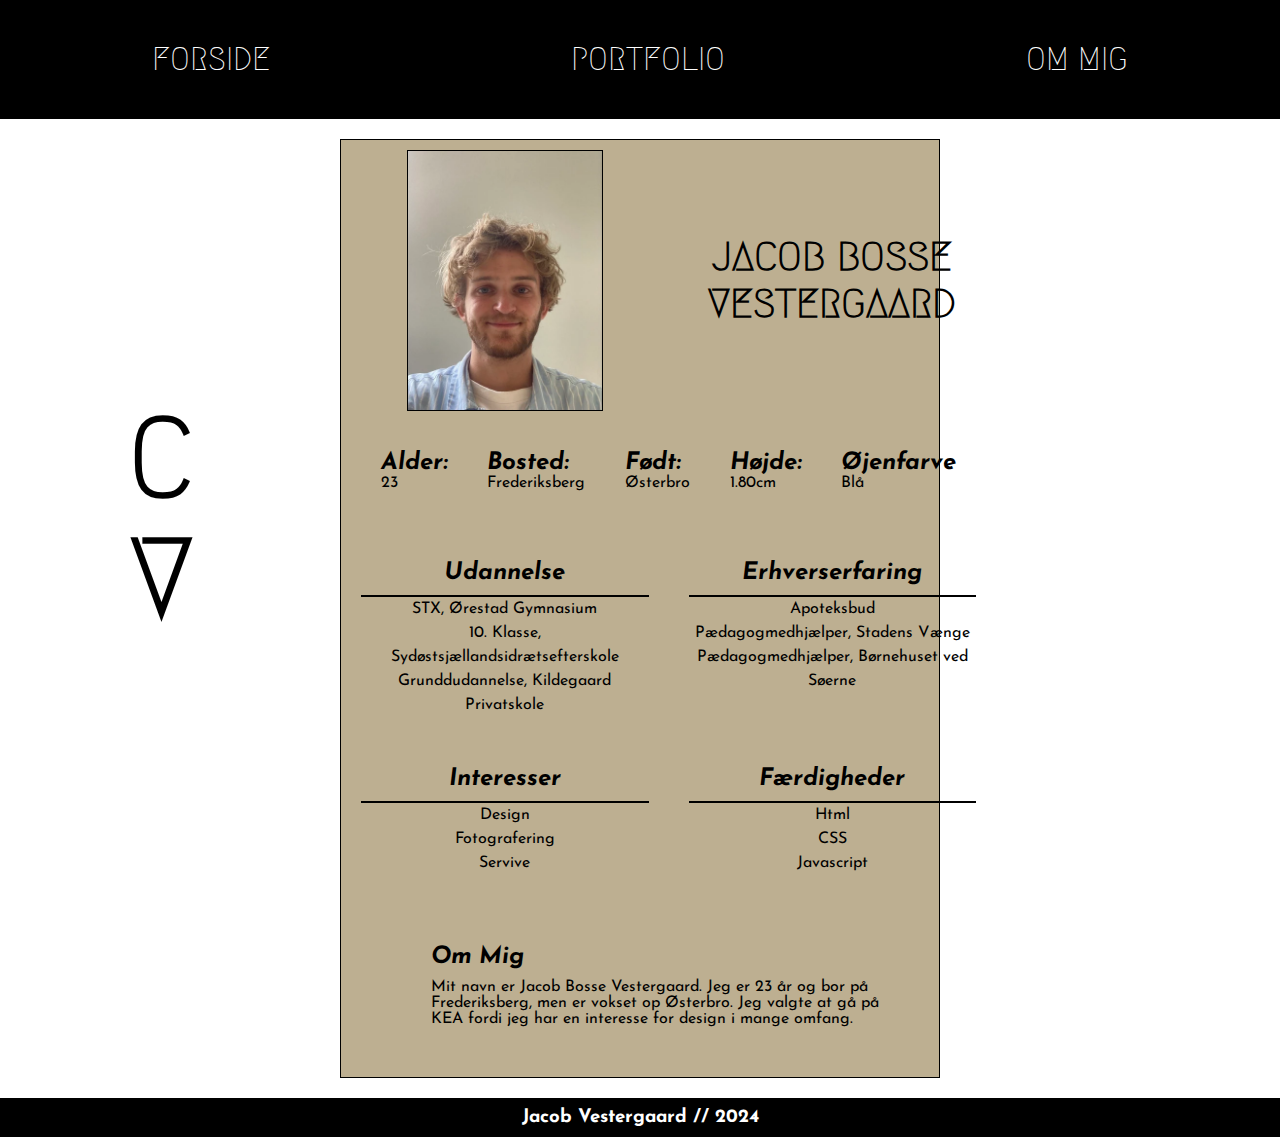
<file: om_mig.html>
<!DOCTYPE html>
<html lang="da">

<head>
    <meta charset="UTF-8">
    <meta name="viewport" content="width=device-width, initial-scale=1.0">

    <title>Om Mig</title>
    <meta name="robots" content="noindex">
    <link rel="stylesheet" href="css/generel.css">
    <link rel="stylesheet" href="css/style.css">
    <link rel="preconnect" href="https://fonts.googleapis.com">
    <link rel="preconnect" href="https://fonts.gstatic.com" crossorigin>
    <link href="https://fonts.googleapis.com/css2?family=Cinzel&display=swap" rel="stylesheet">
    <link rel="preconnect" href="https://fonts.googleapis.com">
    <!-- Megrim-->
    <link rel="preconnect" href="https://fonts.gstatic.com" crossorigin>
    <link href="https://fonts.googleapis.com/css2?family=Megrim&display=swap" rel="stylesheet">
    <!-- Josefin sans fons -->
    <link rel="preconnect" href="https://fonts.googleapis.com">
    <link rel="preconnect" href="https://fonts.gstatic.com" crossorigin>
    <link href="https://fonts.googleapis.com/css2?family=Josefin+Sans:wght@100&display=swap" rel="stylesheet">

    <link rel="apple-touch-icon" sizes="180x180" href="favicon_io(3)/apple-touch-icon.png">
    <link rel="icon" type="image/png" sizes="32x32" href="favicon_io(3)/favicon-32x32.png">
    <link rel="icon" type="image/png" sizes="16x16" href="favicon_io(3)/favicon-16x16.png">
    <link rel="manifest" href="/site.webmanifest">

</head>

<body>

    <header>
        <nav>
            <nav>
                <ul>
                    <li><a href="index.html">forside</a></li>
                    <li class="dropdown">
                        <a href="portfolio.html">Portfolio</a>
                        <ul class="dropdown_indhold">
                            <li><a href="tema_2.html">Grundlæggende Web</a></li>
                            <li><a href="tema_3.html">Grundlæggende UX/UI</a></li>
                            <li><a href="tema_4.html">Animation</a></li>
                            <li><a href="tema_5.html">Grundlæggende Indhold</a></li>
                        </ul>
                    </li>
                    <li><a href="om_mig.html">om mig</a></li>
                </ul>
            </nav>
        </nav>
    </header>
    <main>
        <div class="grid_cv">
            <div class="vertical_text">
                <h1>
                    CV
                </h1>
            </div>
            <div class="cv_container">
                <div class="billede_navn">
                    <img class="img_cv" src="img/cv_billede.webp" alt="">
                    <h2>Jacob Bosse Vestergaard</h2>
                </div>
                <div class="fakta_flex">
                    <div class="om_mig_tekst">
                        <h5>Alder:</h5>
                        <p>23</p>
                    </div>
                    <div class="om_mig_tekst">
                        <h5>Bosted:</h5>
                        <p>Frederiksberg</p>
                    </div>
                    <div class="om_mig_tekst">
                        <h5>Født:</h5>
                        <p>Østerbro</p>
                    </div>
                    <div class="om_mig_tekst">
                        <h5>Højde:</h5>
                        <p>1.80cm</p>
                    </div>
                    <div class="om_mig_tekst">
                        <h5>Øjenfarve</h5>
                        <p>Blå</p>
                    </div>
                </div>
                <div class="cv_broedtekst">
                    <div class="om_mig_tekst">
                        <h5>Udannelse</h5>
                        <p>STX, Ørestad Gymnasium</p>
                        <p>10. Klasse, Sydøstsjællandsidrætsefterskole</p>
                        <p>Grunddudannelse, Kildegaard Privatskole</p>
                    </div>
                    <div class="om_mig_tekst">
                        <h5>Erhverserfaring</h5>
                        <p>Apoteksbud</p>
                        <p>Pædagogmedhjælper, Stadens Vænge</p>
                        <p>Pædagogmedhjælper, Børnehuset ved Søerne</p>

                    </div>
                    <div class="om_mig_tekst">
                        <h5>Interesser</h5>
                        <p>Design</p>
                        <p>Fotografering</p>
                        <p>Servive</p>
                    </div>
                    <div class="om_mig_tekst">
                        <h5>Færdigheder</h5>
                        <p>Html</p>
                        <p>CSS</p>
                        <p>Javascript</p>
                    </div>

                </div>
                <div class="beskrivende_tekst">
                    <h5>
                        Om Mig
                    </h5>
                    <p>Mit navn er Jacob Bosse Vestergaard. Jeg er 23 år og bor på Frederiksberg, men er vokset op
                        Østerbro. Jeg valgte at gå på KEA fordi jeg har en interesse for design i mange omfang. </p>
                </div>
            </div>
        </div>
    </main>
    <footer>
        <h3>
            Jacob Vestergaard // 2024
        </h3>
    </footer>

</body>

</html>
</file>
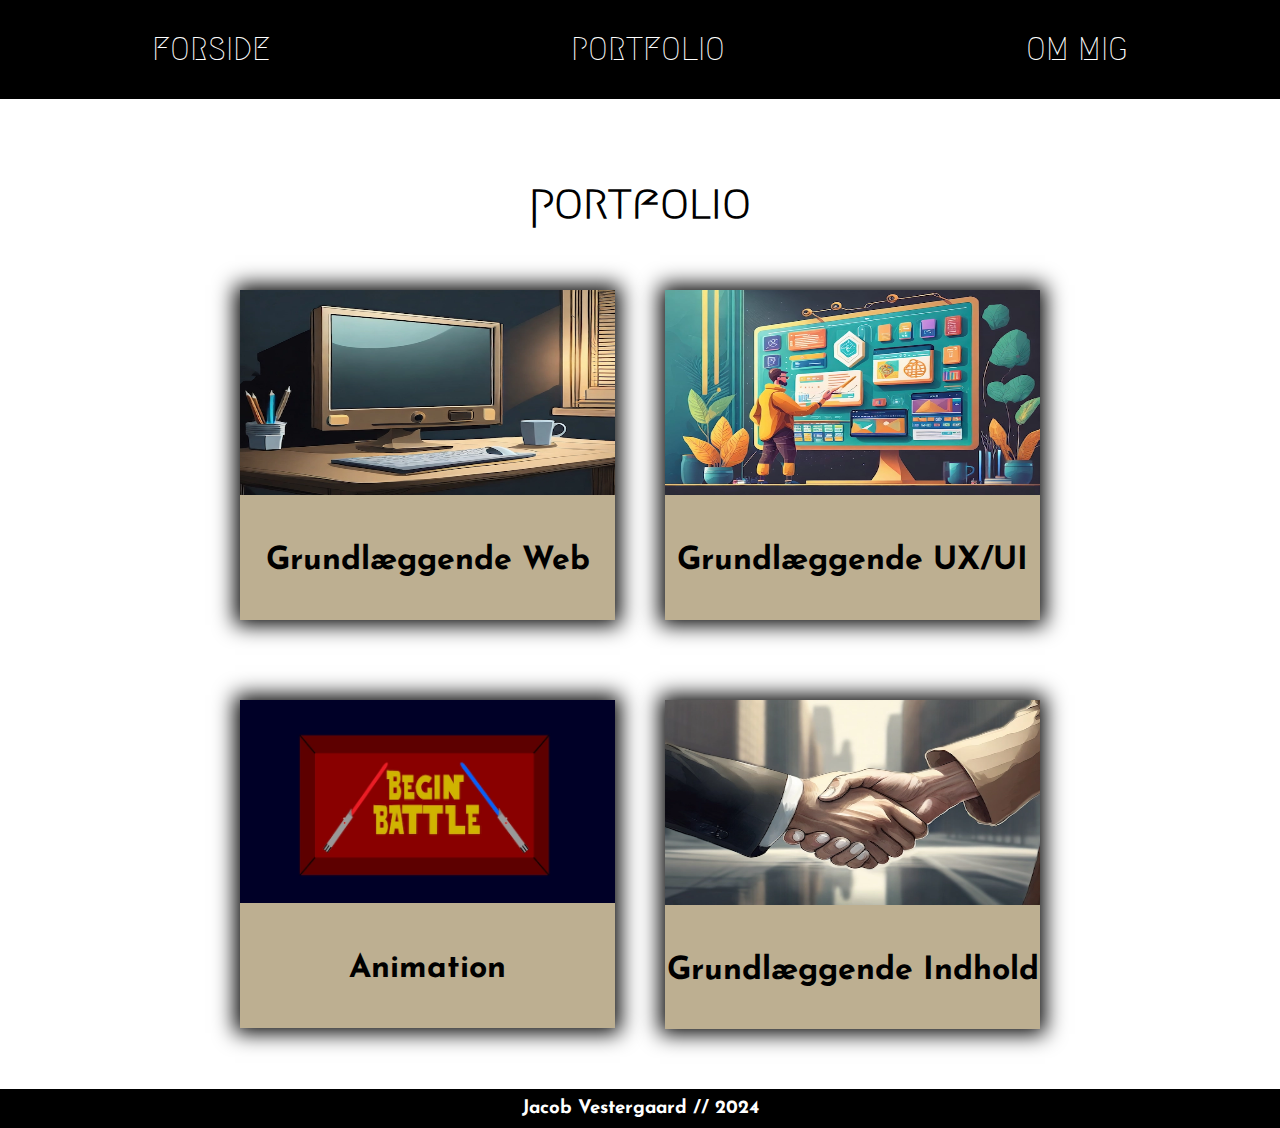
<file: portfolio.html>
<!DOCTYPE html>
<html lang="da">

<head>
    <meta charset="UTF-8">
    <meta name="viewport" content="width=device-width, initial-scale=1.0">
    <title>Portfolio</title>
    <meta name="robots" content="noindex">
    <link rel="stylesheet" href="css/generel.css">
    <link rel="stylesheet" href="css/style.css">
    <!-- megrim font -->
    <link rel="preconnect" href="https://fonts.googleapis.com">
    <link rel="preconnect" href="https://fonts.gstatic.com" crossorigin>
    <link href="https://fonts.googleapis.com/css2?family=Megrim&display=swap" rel="stylesheet">
    <!-- Josefin sans font -->
    <link rel="preconnect" href="https://fonts.googleapis.com">
    <link rel="preconnect" href="https://fonts.gstatic.com" crossorigin>
    <link href="https://fonts.googleapis.com/css2?family=Josefin+Sans:wght@100&display=swap" rel="stylesheet">
    <link rel="apple-touch-icon" sizes="180x180" href="favicon_io(3)/apple-touch-icon.png">
    <link rel="icon" type="image/png" sizes="32x32" href="favicon_io(3)/favicon-32x32.png">
    <link rel="icon" type="image/png" sizes="16x16" href="favicon_io(3)/favicon-16x16.png">
    <link rel="manifest" href="/site.webmanifest">

</head>

<body>

    <header>
        <nav>
            <ul>
                <li><a href="index.html">forside</a></li>
                <li class="dropdown">
                    <a href="portfolio.html">Portfolio</a>
                    <ul class="dropdown_indhold">
                        <li><a href="tema_2.html">Grundlæggende Web</a></li>
                        <li><a href="tema_3.html">Grundlæggende UX/UI</a></li>
                        <li><a href="tema_4.html">Animation</a></li>
                        <li><a href="tema_5.html">Grundlæggende Indhold</a></li>
                    </ul>
                </li>
                <li><a href="om_mig.html">om mig</a></li>
            </ul>
        </nav>
    </header>
    <main>
        <h1>portfolio</h1>
        <div class="grid_portfolio">
            <a href="tema_2.html">
                <div class="temaer">
                    <img src="img/tema_1_img.webp" alt="nummer 2">
                    <h4>Grundlæggende Web</h4>
                </div>
            </a>
            <a href="tema_3.html">
                <div class="temaer">
                    <img src="img/tema_2_img.webp" alt="nummer 3">
                    <h4>Grundlæggende UX/UI</h4>
                </div>
            </a>
            <a href="tema_4.html">
                <div class="temaer">
                    <img src="img/tema_3_img.webp" alt="nummer 4">
                    <h4>Animation</h4>
                </div>
            </a>
            <a href="tema_5.html">
                <div class="temaer">
                    <img src="img/tema_4_img.webp" alt="nummer 5">
                    <h4>Grundlæggende Indhold</h4>
                </div>
            </a>
        </div>
    </main>
    <footer>
        <h3>
            Jacob Vestergaard // 2024
        </h3>
    </footer>

</body>

</html>
</file>
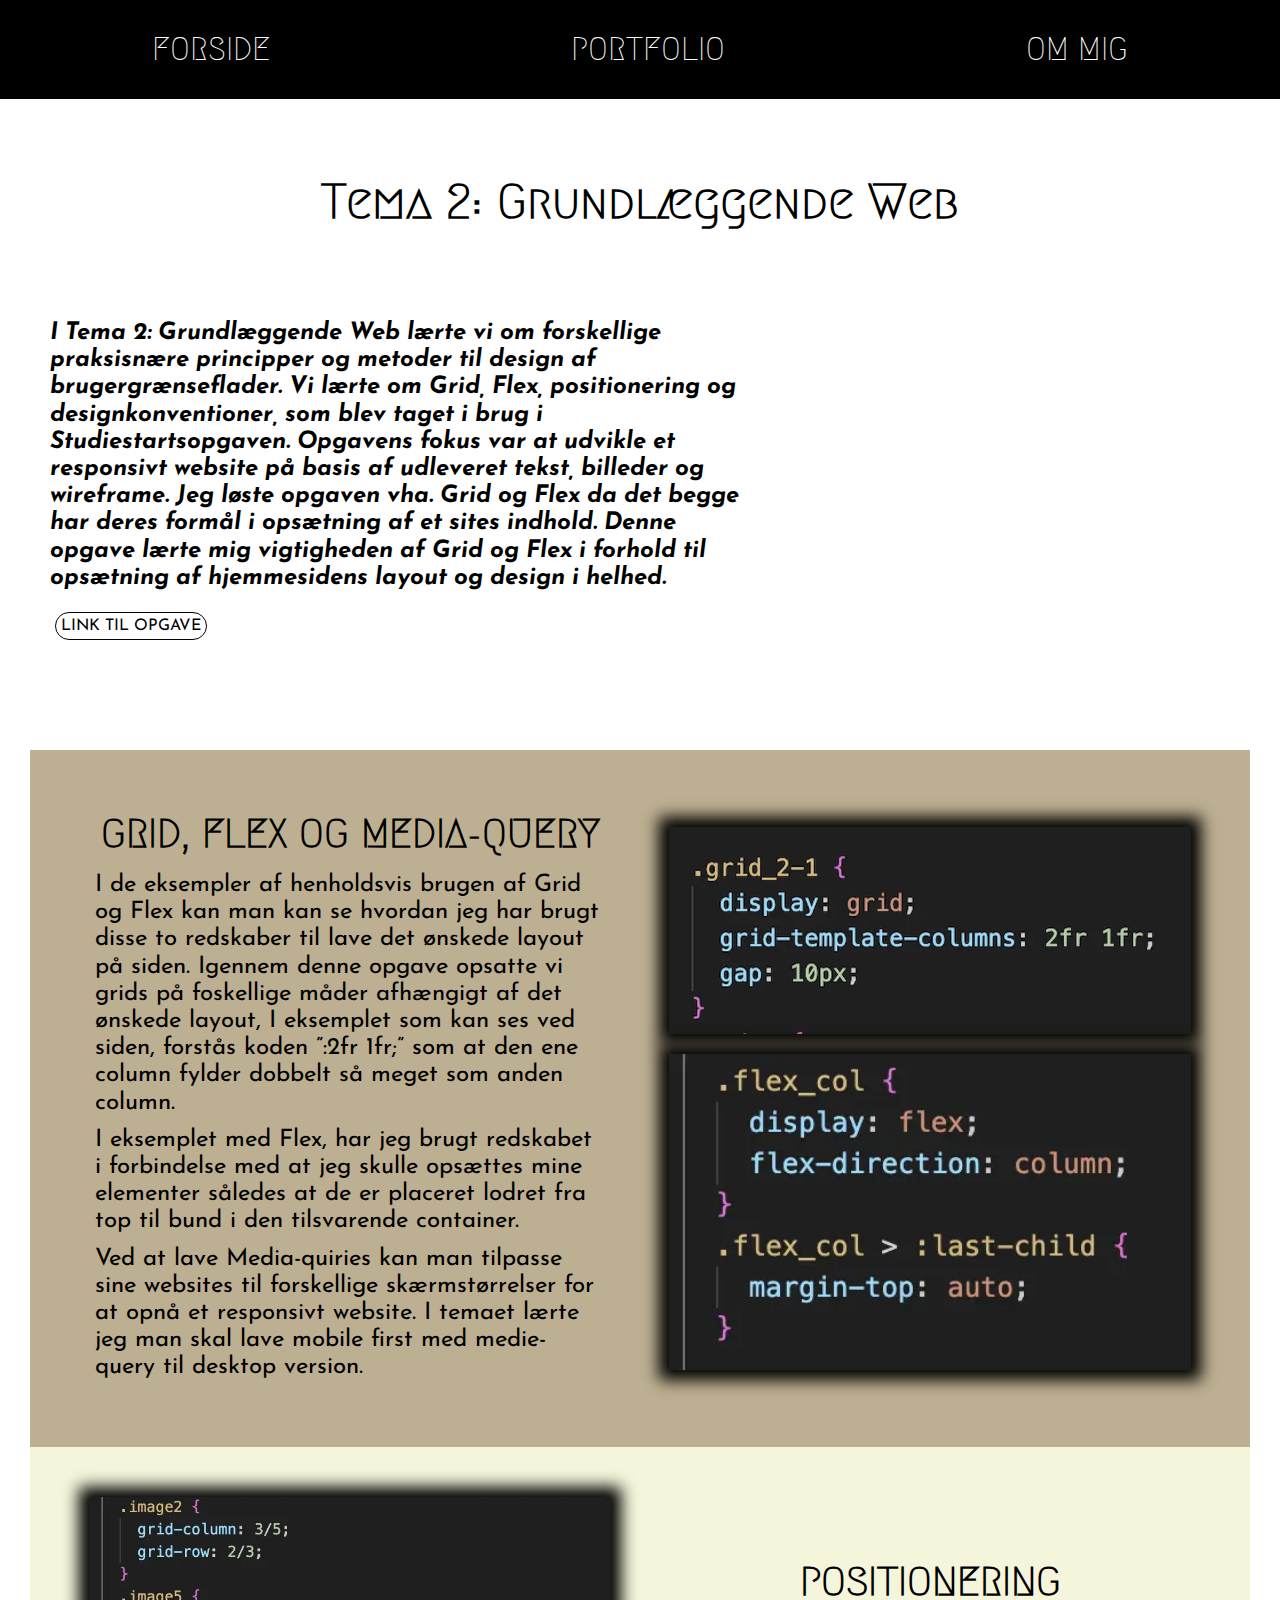
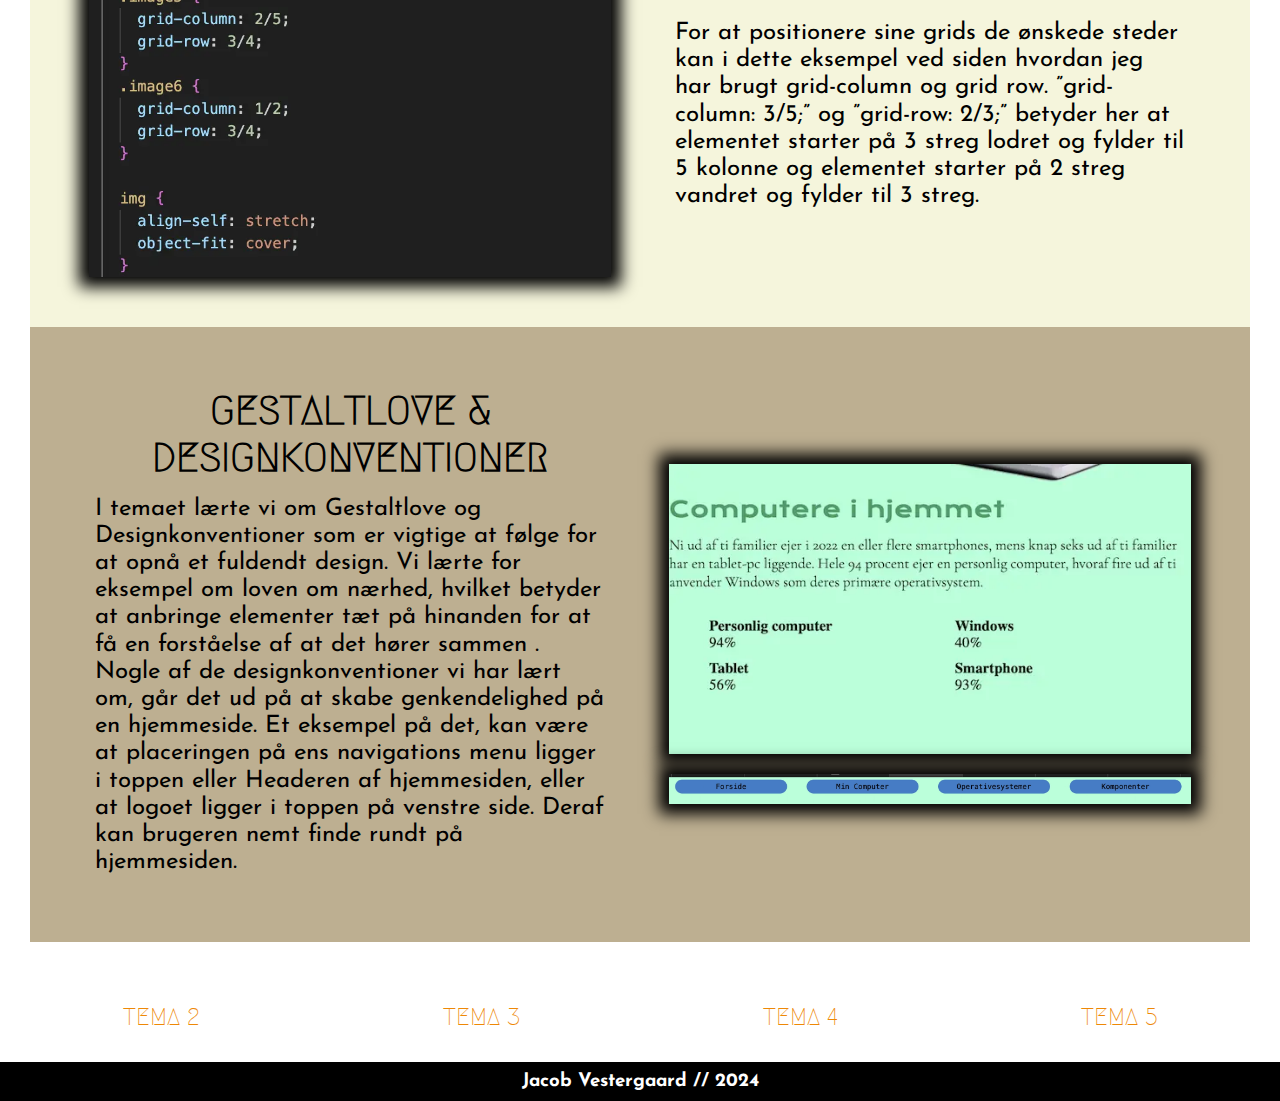
<file: tema_2.html>
<!DOCTYPE html>
<html lang="da">

<head>
    <meta charset="UTF-8">
    <meta name="viewport" content="width=device-width, initial-scale=1.0">
    <title>Portfolio</title>
    <meta name="robots" content="noindex">
    <link rel="stylesheet" href="css/generel.css">
    <link rel="stylesheet" href="css/style.css">
    <!-- megrim font -->
    <link rel="preconnect" href="https://fonts.googleapis.com">
    <link rel="preconnect" href="https://fonts.gstatic.com" crossorigin>
    <link href="https://fonts.googleapis.com/css2?family=Megrim&display=swap" rel="stylesheet">
    <!-- Josefin sans font -->
    <link rel="preconnect" href="https://fonts.googleapis.com">
    <link rel="preconnect" href="https://fonts.gstatic.com" crossorigin>
    <link href="https://fonts.googleapis.com/css2?family=Josefin+Sans:wght@100&display=swap" rel="stylesheet">
    <link rel="apple-touch-icon" sizes="180x180" href="favicon_io(3)/apple-touch-icon.png">
    <link rel="icon" type="image/png" sizes="32x32" href="favicon_io(3)/favicon-32x32.png">
    <link rel="icon" type="image/png" sizes="16x16" href="favicon_io(3)/favicon-16x16.png">
    <link rel="manifest" href="/site.webmanifest">

</head>

<body>

    <header>
        <nav>
            <ul>
                <li><a href="index.html">forside</a></li>
                <li class="dropdown">
                    <a href="portfolio.html">Portfolio</a>
                    <ul class="dropdown_indhold">
                        <li><a href="tema_2.html">Grundlæggende Web</a></li>
                        <li><a href="tema_3.html">Grundlæggende UX/UI</a></li>
                        <li><a href="tema_4.html">Animation</a></li>
                        <li><a href="tema_5.html">Grundlæggende Indhold</a></li>
                    </ul>
                </li>
                <li><a href="om_mig.html">om mig</a></li>
            </ul>

        </nav>
    </header>
    <main>
        <h1>Tema 2: Grundlæggende Web</h1>
        <div class="beskrivelse">

            <h5>I Tema 2: Grundlæggende Web lærte vi om forskellige praksisnære principper og metoder til design af
                brugergrænseflader. Vi lærte om Grid, Flex, positionering og designkonventioner, som blev taget i brug i
                Studiestartsopgaven. Opgavens fokus var at udvikle et responsivt website på basis af udleveret tekst,
                billeder og wireframe. Jeg løste opgaven vha. Grid og Flex da det begge har deres formål i opsætning af
                et sites indhold. Denne opgave lærte mig vigtigheden af Grid og Flex i forhold til
                opsætning af hjemmesidens layout og design i helhed.</h5>
            <a class="button" href="http://jacobbv.dk/kea/02_web/01_website/website/indhold/index.html">Link til
                opgave</a>
        </div>


        <div class="grid_undersite">
            <div class="emne_undersite_1">
                <div class="tekst_undersite">
                    <h2>Grid, Flex og Media-query</h2>
                    <p>I de eksempler af henholdsvis brugen af Grid og Flex kan man kan se hvordan jeg har brugt disse
                        to redskaber til lave det ønskede layout på siden. Igennem denne opgave opsatte vi grids på
                        foskellige måder afhængigt af det ønskede layout, I eksemplet som kan ses ved siden, forstås
                        koden ”:2fr 1fr;” som at den ene column fylder dobbelt så meget som anden column.</p>

                    <p>I eksemplet med Flex, har jeg brugt redskabet i forbindelse med at jeg skulle opsættes mine
                        elementer således at de er placeret lodret fra top til bund i den tilsvarende container.
                    </p>
                    <p>
                        Ved at lave Media-quiries kan man tilpasse sine websites til forskellige skærmstørrelser for at
                        opnå et responsivt website. I temaet lærte jeg man skal lave mobile first med medie-query til
                        desktop version.
                    </p>
                </div>
                <div class="img_column">
                    <img src="img/grid_2_1.webp" alt="eksempel på grid">
                    <img src="img/eksempel_flex_web.webp" alt="eksempel på flex">
                </div>
            </div>
            <div class="emne_undersite_2">
                <div class="img_column">
                    <img src="img/eksempel_positionering.webp" alt="positionering">
                </div>
                <div class="tekst_undersite order">
                    <h2>Positionering</h2>

                    <p>For at positionere sine grids de ønskede steder kan i dette eksempel ved siden hvordan jeg har
                        brugt grid-column og grid row. ”grid-column: 3/5;” og ”grid-row: 2/3;” betyder her at elementet
                        starter på 3 streg lodret og fylder til 5 kolonne og elementet starter på 2 streg vandret og
                        fylder til 3 streg.</p>
                </div>

            </div>
            <div class="emne_undersite_1">
                <div class="tekst_undersite">
                    <h2>Gestaltlove & Designkonventioner</h2>
                    <p>I temaet lærte vi om Gestaltlove og Designkonventioner som er vigtige at følge for at opnå et
                        fuldendt design. Vi lærte for eksempel om loven om nærhed, hvilket betyder at anbringe elementer
                        tæt på hinanden for at få en forståelse af at det hører sammen . Nogle af de designkonventioner
                        vi har lært om, går det ud på at skabe genkendelighed på en hjemmeside. Et eksempel på det, kan
                        være at placeringen på ens navigations menu ligger i toppen eller Headeren af hjemmesiden, eller
                        at logoet ligger i toppen på venstre side. Deraf kan brugeren nemt finde rundt på hjemmesiden.
                    </p>
                </div>
                <div class="img_column">
                    <img src="img/design_konvention.webp" alt="eksempel på grid">
                    <img src="img/eksempel_konventioner.webp" alt="eksempel på flex">
                </div>
            </div>
        </div>
        <nav>
            <ul>
                <li class="li_bund"><a href="tema_2.html">Tema 2</a></li>
                <li class="li_bund"><a href="tema_3.html">Tema 3</a></li>
                <li class="li_bund"><a href="tema_4.html">Tema 4</a></li>
                <li class="li_bund"><a href="tema_5.html">Tema 5</a></li>
            </ul>
        </nav>
    </main>
    <footer>
        <h3>
            Jacob Vestergaard // 2024
        </h3>
    </footer>

</body>

</html>
</file>
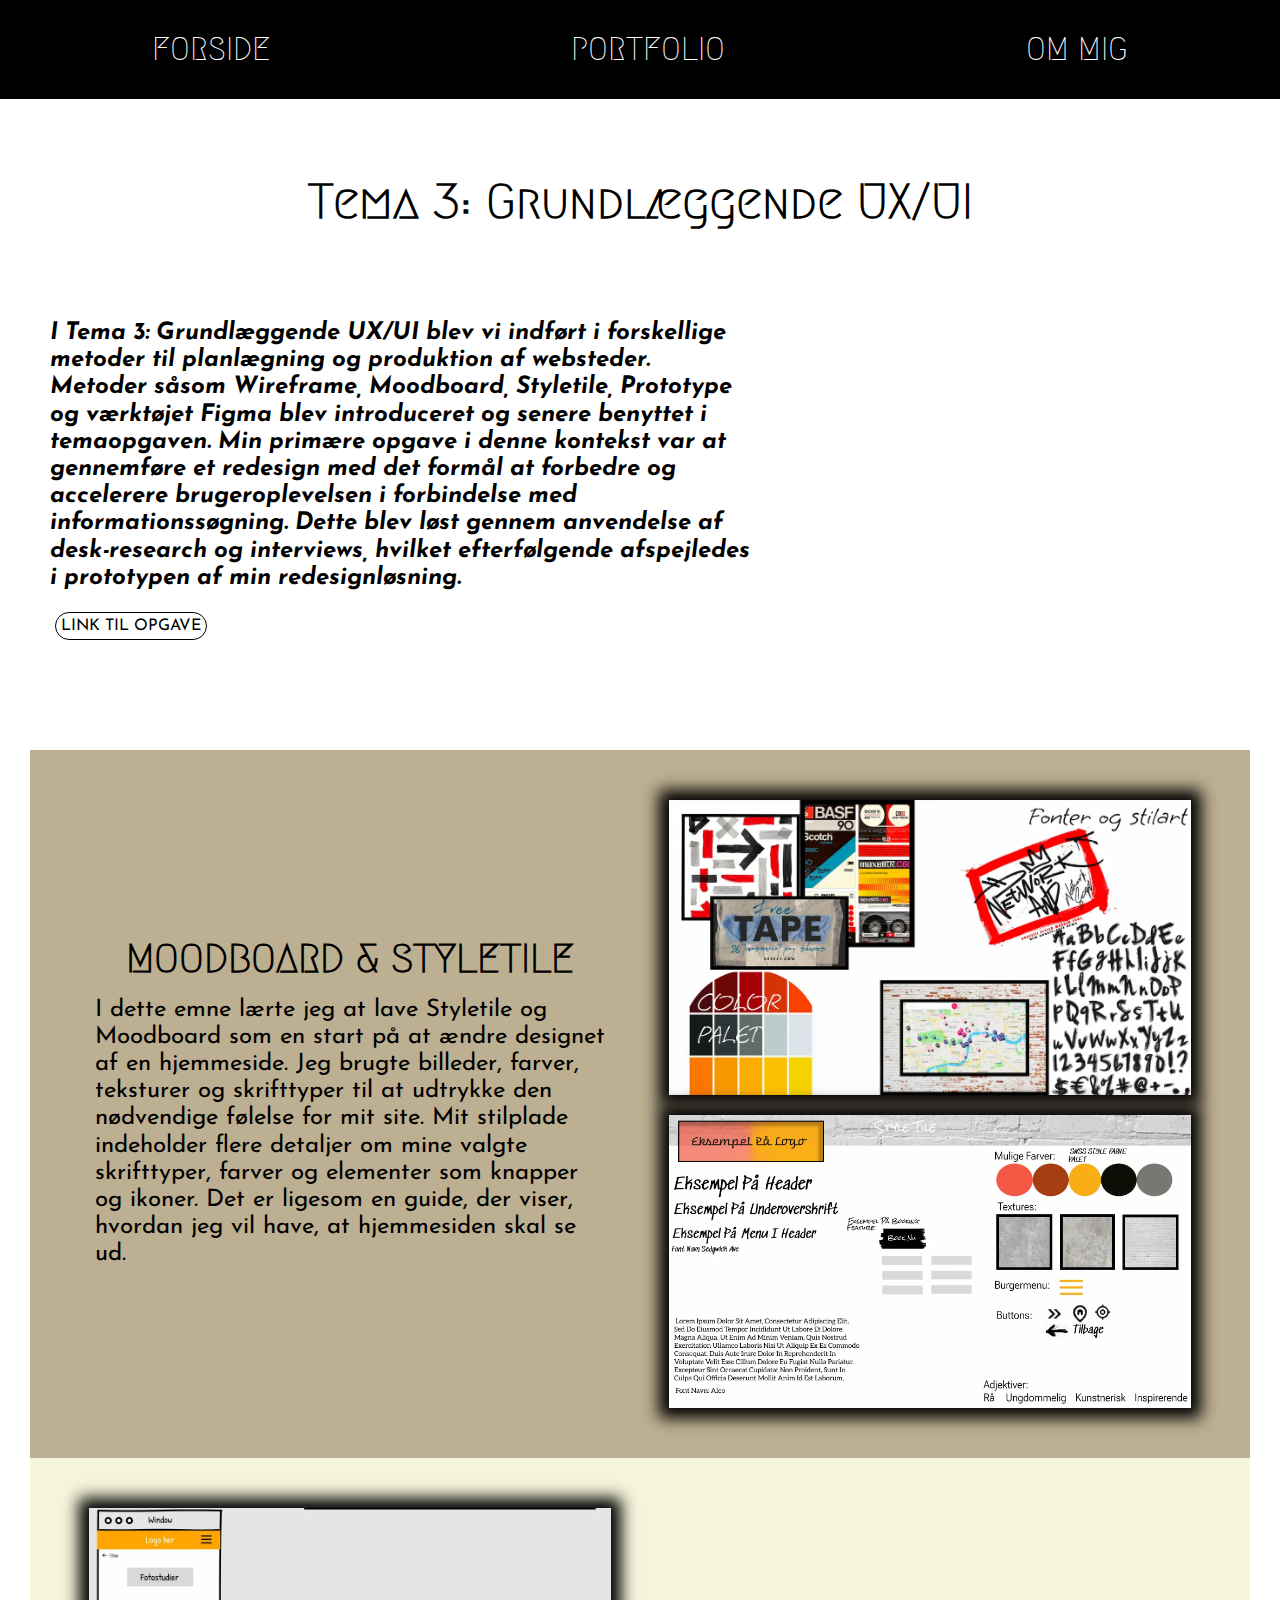
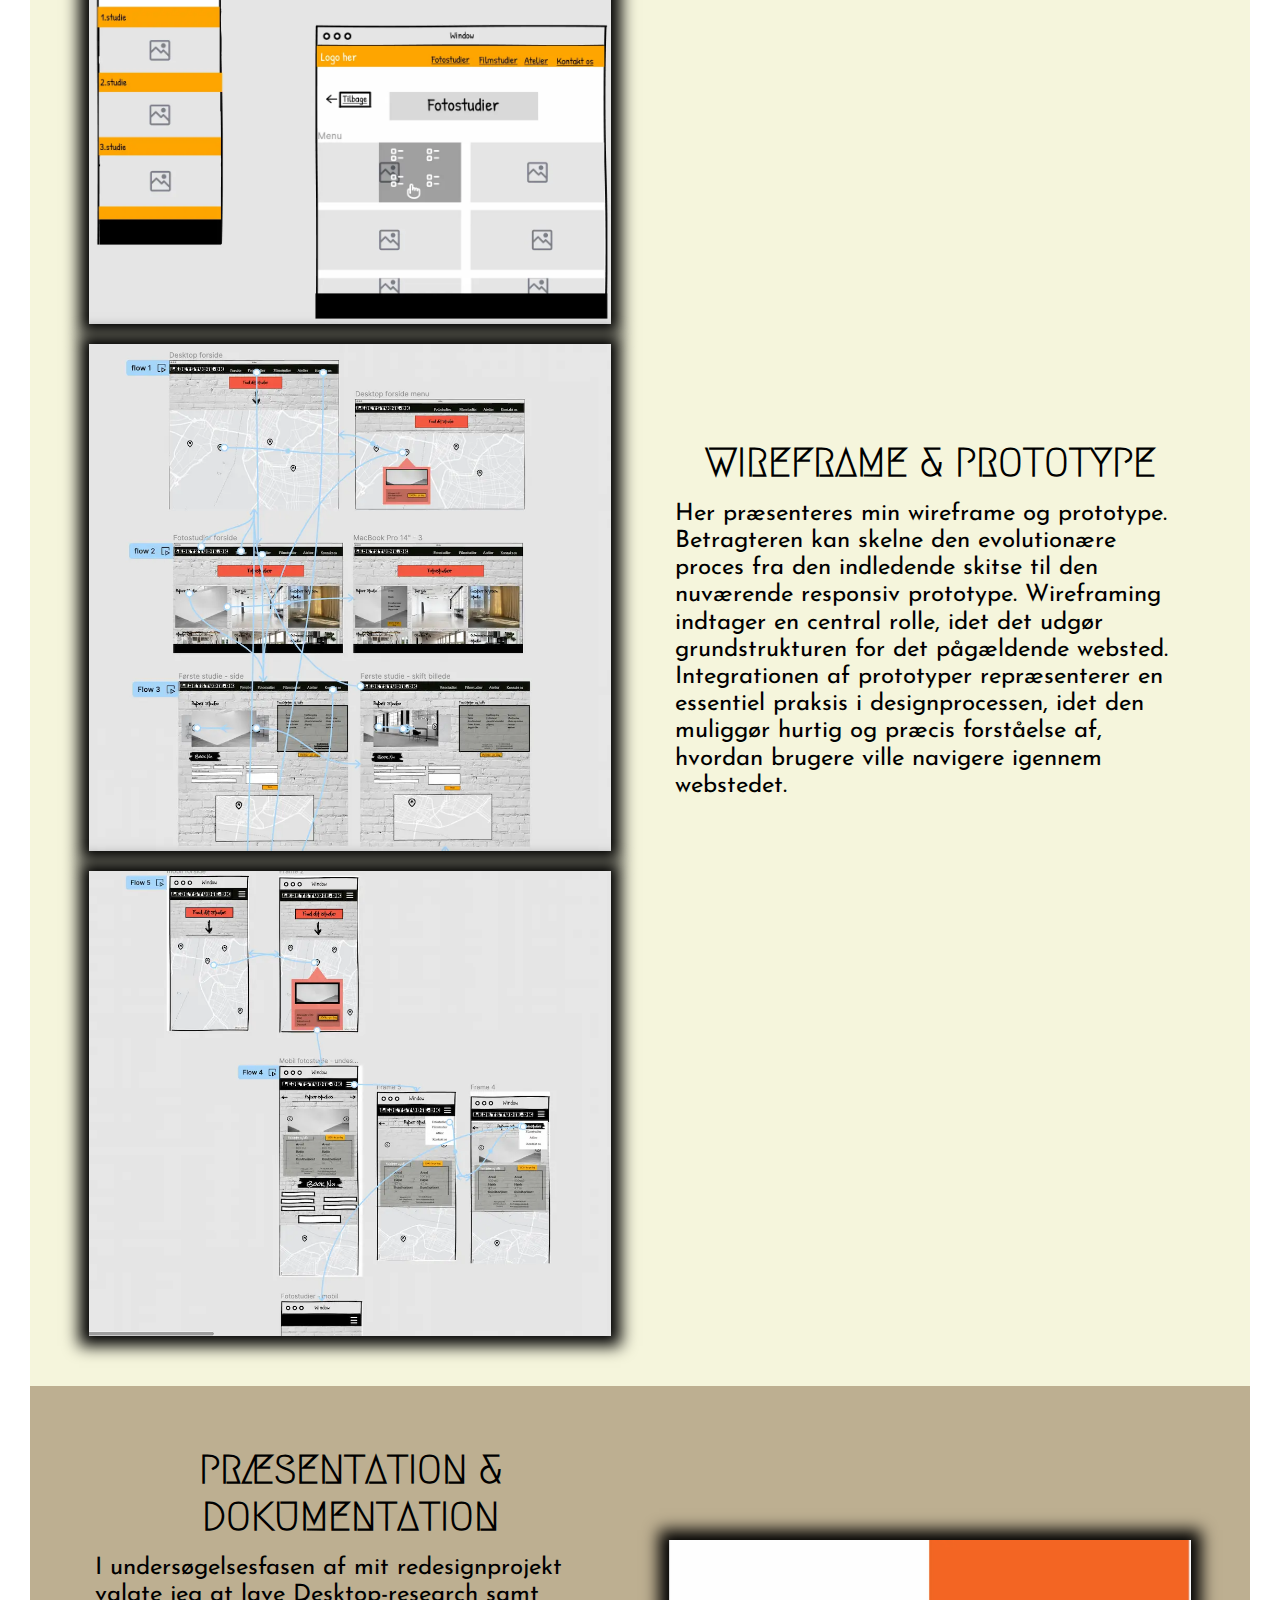
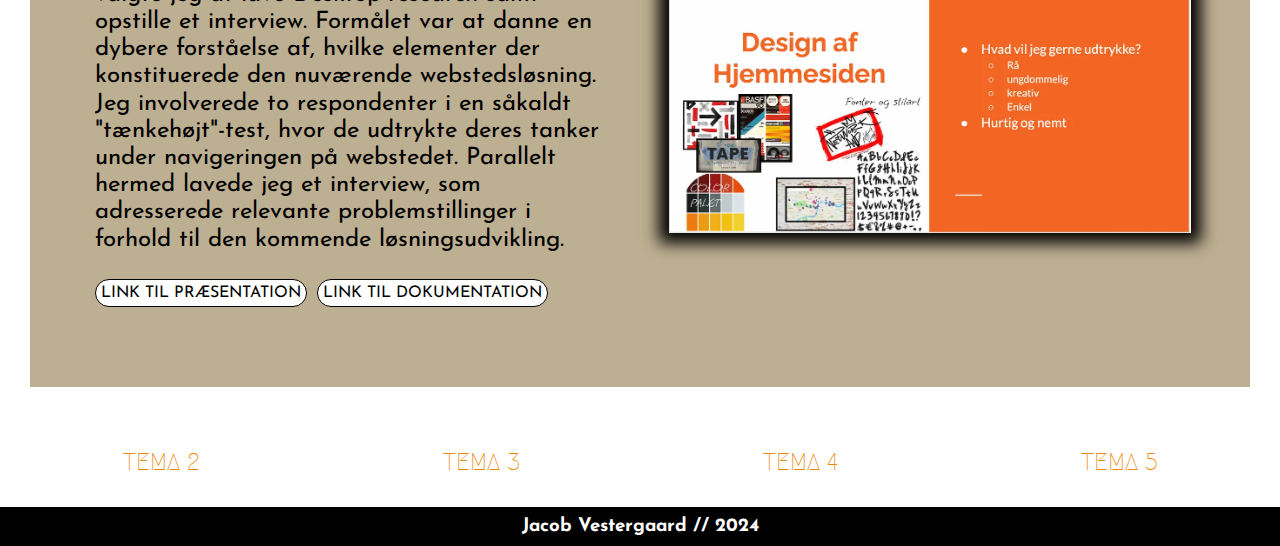
<file: tema_3.html>
<!DOCTYPE html>
<html lang="da">

<head>
    <meta charset="UTF-8">
    <meta name="viewport" content="width=device-width, initial-scale=1.0">
    <title>Portfolio</title>
    <meta name="robots" content="noindex">
    <link rel="stylesheet" href="css/generel.css">
    <link rel="stylesheet" href="css/style.css">
    <!-- megrim font -->
    <link rel="preconnect" href="https://fonts.googleapis.com">
    <link rel="preconnect" href="https://fonts.gstatic.com" crossorigin>
    <link href="https://fonts.googleapis.com/css2?family=Megrim&display=swap" rel="stylesheet">
    <!-- Josefin sans font -->
    <link rel="preconnect" href="https://fonts.googleapis.com">
    <link rel="preconnect" href="https://fonts.gstatic.com" crossorigin>
    <link href="https://fonts.googleapis.com/css2?family=Josefin+Sans:wght@100&display=swap" rel="stylesheet">
    <link rel="apple-touch-icon" sizes="180x180" href="favicon_io(3)/apple-touch-icon.png">
    <link rel="icon" type="image/png" sizes="32x32" href="favicon_io(3)/favicon-32x32.png">
    <link rel="icon" type="image/png" sizes="16x16" href="favicon_io(3)/favicon-16x16.png">
    <link rel="manifest" href="/site.webmanifest">

</head>

<body>

    <header>
        <nav>
            <ul>
                <li><a href="index.html">forside</a></li>
                <li class="dropdown">
                    <a href="portfolio.html">Portfolio</a>
                    <ul class="dropdown_indhold">
                        <li><a href="tema_2.html">Grundlæggende Web</a></li>
                        <li><a href="tema_3.html">Grundlæggende UX/UI</a></li>
                        <li><a href="tema_4.html">Animation</a></li>
                        <li><a href="tema_5.html">Grundlæggende Indhold</a></li>
                    </ul>
                </li>
                <li><a href="om_mig.html">om mig</a></li>
            </ul>
        </nav>
    </header>
    <main>
        <h1>Tema 3: Grundlæggende UX/UI</h1>
        <div class="beskrivelse">
            <h5>I Tema 3: Grundlæggende UX/UI blev vi indført i forskellige metoder til planlægning og produktion af
                websteder. Metoder såsom Wireframe, Moodboard, Styletile, Prototype og værktøjet Figma blev introduceret
                og senere benyttet i temaopgaven. Min primære opgave i denne kontekst var at gennemføre et redesign med
                det formål at forbedre og accelerere brugeroplevelsen i forbindelse med informationssøgning. Dette blev
                løst gennem anvendelse af desk-research og interviews, hvilket efterfølgende afspejledes i prototypen af
                min redesignløsning. </h5>

            <a class="button" href="https://jacobbv.dk/kea/03_ux/01_kodet_site/index.html">Link
                til
                opgave</a>
        </div>

        <div class="grid_undersite">
            <div class="emne_undersite_1">
                <div class="tekst_undersite">
                    <h2>Moodboard & Styletile</h2>
                    <p>I dette emne lærte jeg at lave Styletile og Moodboard som en start på at ændre
                        designet af en hjemmeside. Jeg brugte billeder, farver, teksturer og skrifttyper til at udtrykke
                        den nødvendige følelse for mit site. Mit stilplade indeholder flere detaljer om mine valgte
                        skrifttyper, farver og elementer som knapper og ikoner. Det er ligesom en guide, der viser,
                        hvordan jeg vil have, at hjemmesiden skal se ud.</p>
                </div>
                <div class="img_column">
                    <img src="img/moodboard_tema_3.webp" alt="moodboard">
                    <img src="img/styletile_tema_3.webp" alt="styletile">
                </div>
            </div>
            <div class="emne_undersite_2">
                <div class="img_column">

                    <img src="img/wireframe_img.webp" alt="wireframe">
                    <img src="img/prototype_tema3_1.webp" alt="billede af prototype">
                    <img src="img/prototype_tema3_2.webp" alt="billede af prototype">
                </div>
                <div class="tekst_undersite">
                    <h2>Wireframe & Prototype</h2>

                    <p>Her præsenteres min wireframe og prototype. Betragteren kan skelne den evolutionære proces fra
                        den indledende skitse til den nuværende responsiv prototype. Wireframing indtager en central
                        rolle, idet det udgør grundstrukturen for det pågældende websted. Integrationen af prototyper
                        repræsenterer en essentiel praksis i designprocessen, idet den muliggør hurtig og præcis
                        forståelse af, hvordan brugere ville navigere igennem webstedet.</p>
                </div>

            </div>
            <div class="emne_undersite_1">
                <div class="tekst_undersite">
                    <h2>Præsentation & Dokumentation</h2>
                    <p>I undersøgelsesfasen af mit redesignprojekt valgte jeg at lave Desktop-research samt opstille et
                        interview. Formålet var at danne en dybere forståelse af, hvilke elementer der konstituerede den
                        nuværende webstedsløsning. Jeg involverede to respondenter i en såkaldt "tænkehøjt"-test, hvor
                        de udtrykte deres tanker under navigeringen på webstedet. Parallelt hermed lavede jeg et
                        interview, som adresserede relevante problemstillinger i forhold til den kommende
                        løsningsudvikling.</p>
                    <div class="flex_knapper">
                        <a class="button"
                            href="https://docs.google.com/presentation/d/1vEcqbdHPHBBpYTpnPTQqw1BxVaMkgrzpO-uvt4I08lE/edit?usp=sharing">Link
                            til
                            Præsentation</a>
                        <a class="button"
                            href="https://1drv.ms/w/c/3b3bf9d8c1f78e1f/ER-O98HY-TsggDuFAAAAAAABpNclRZS6rT3ol9DyZtAkxQ">Link
                            til
                            Dokumentation</a>
                    </div>

                </div>
                <div class="img_column">
                    <img src="img/præsentation_img.webp" alt="wireframe">
                </div>

            </div>
        </div>
        <nav>
            <ul>
                <li class="li_bund"><a href="tema_2.html">Tema 2</a></li>
                <li class="li_bund"><a href="tema_3.html">Tema 3</a></li>
                <li class="li_bund"><a href="tema_4.html">Tema 4</a></li>
                <li class="li_bund"><a href="tema_5.html">Tema 5</a></li>
            </ul>
        </nav>
    </main>
    <footer>
        <h3>
            Jacob Vestergaard // 2024
        </h3>
    </footer>

</body>

</html>
</file>
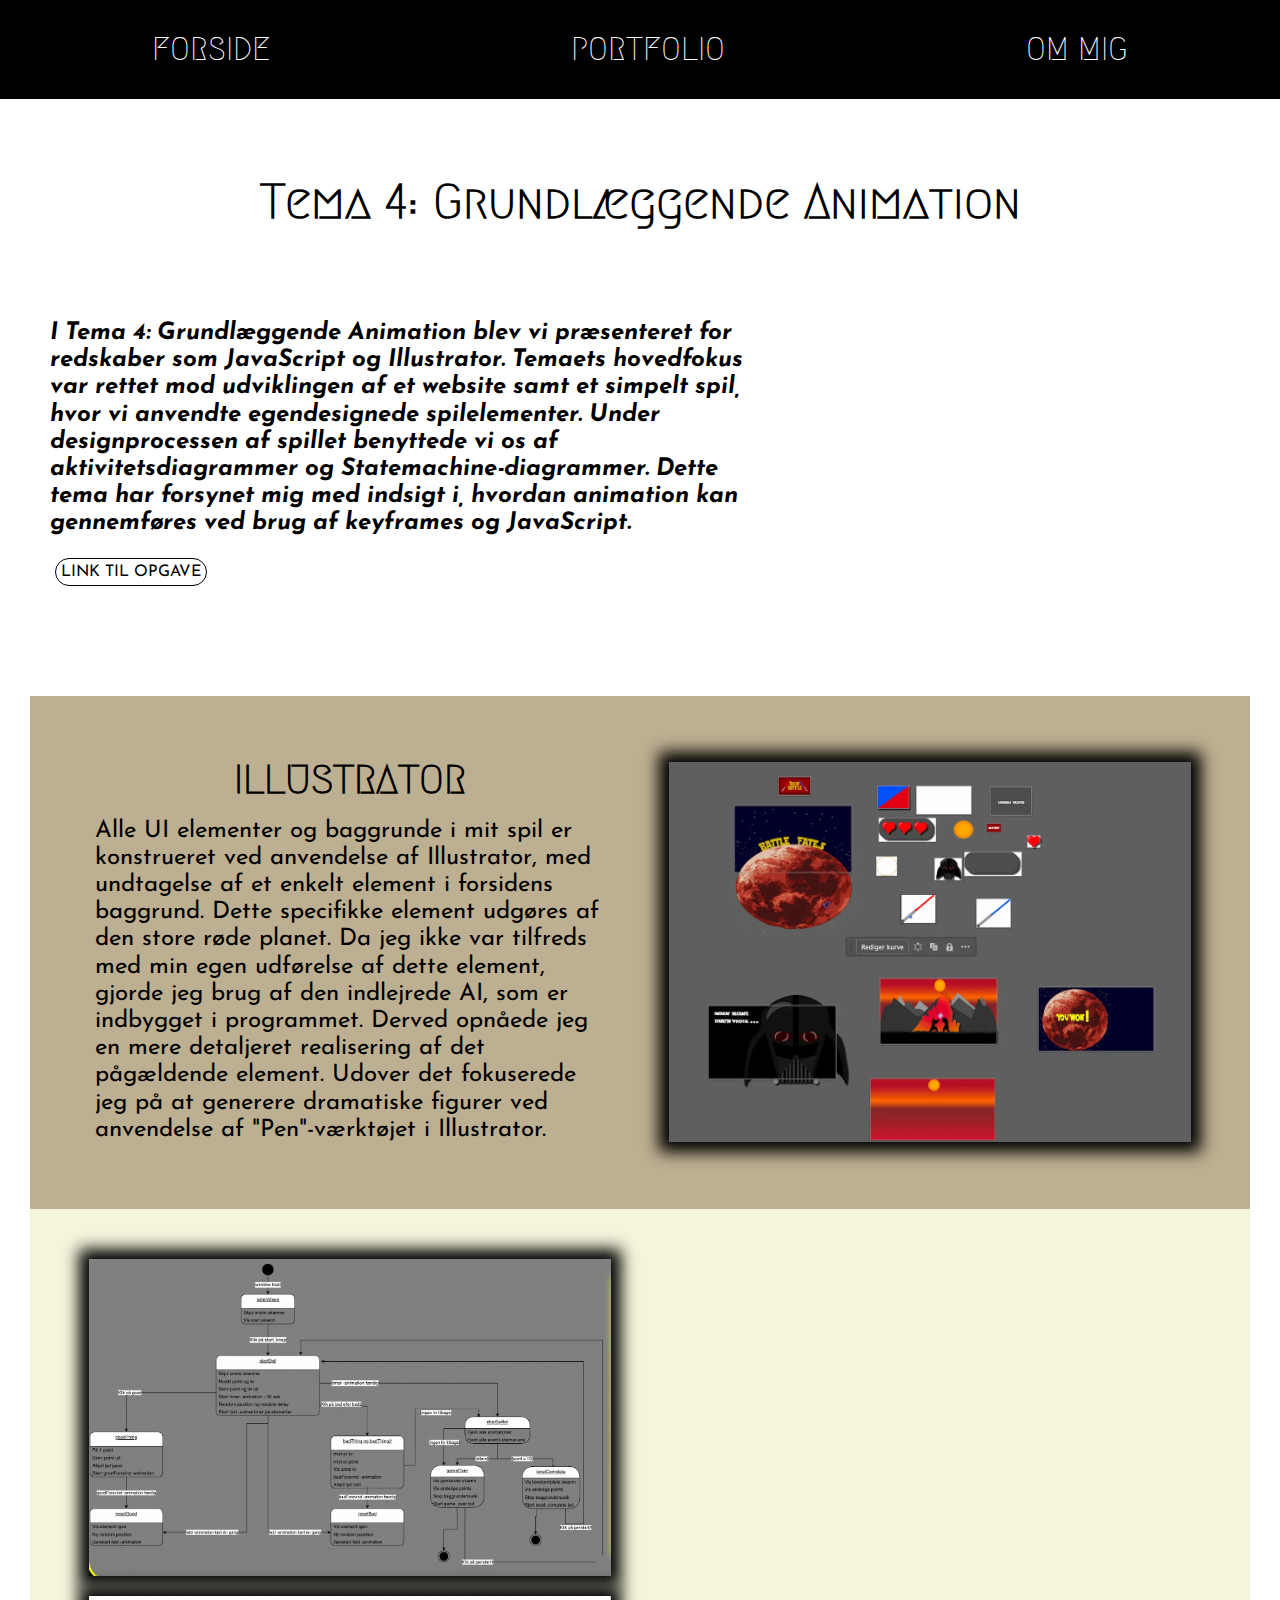
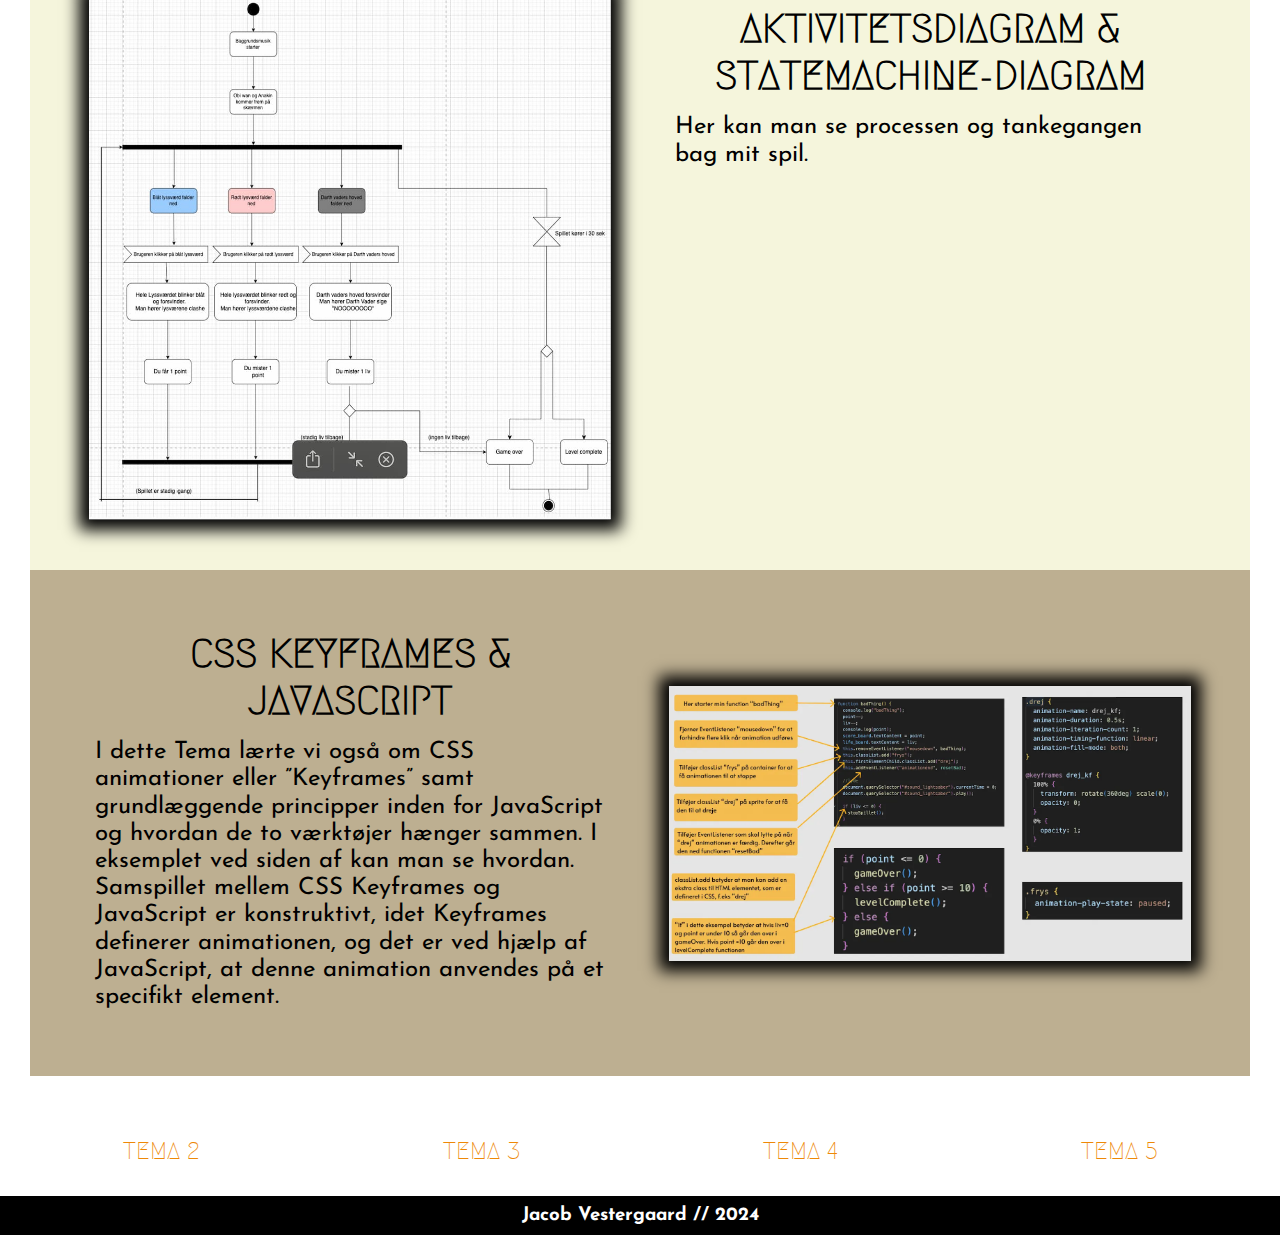
<file: tema_4.html>
<!DOCTYPE html>
<html lang="da">

<head>
    <meta charset="UTF-8">
    <meta name="viewport" content="width=device-width, initial-scale=1.0">
    <title>Portfolio</title>
    <meta name="robots" content="noindex">
    <link rel="stylesheet" href="css/generel.css">
    <link rel="stylesheet" href="css/style.css">
    <!-- megrim font -->
    <link rel="preconnect" href="https://fonts.googleapis.com">
    <link rel="preconnect" href="https://fonts.gstatic.com" crossorigin>
    <link href="https://fonts.googleapis.com/css2?family=Megrim&display=swap" rel="stylesheet">
    <!-- Josefin sans font -->
    <link rel="preconnect" href="https://fonts.googleapis.com">
    <link rel="preconnect" href="https://fonts.gstatic.com" crossorigin>
    <link href="https://fonts.googleapis.com/css2?family=Josefin+Sans:wght@100&display=swap" rel="stylesheet">
    <link rel="apple-touch-icon" sizes="180x180" href="favicon_io(3)/apple-touch-icon.png">
    <link rel="icon" type="image/png" sizes="32x32" href="favicon_io(3)/favicon-32x32.png">
    <link rel="icon" type="image/png" sizes="16x16" href="favicon_io(3)/favicon-16x16.png">
    <link rel="manifest" href="/site.webmanifest">
</head>

<body>

    <header>
        <nav>
            <ul>
                <li><a href="index.html">forside</a></li>
                <li class="dropdown">
                    <a href="portfolio.html">Portfolio</a>
                    <ul class="dropdown_indhold">
                        <li><a href="tema_2.html">Grundlæggende Web</a></li>
                        <li><a href="tema_3.html">Grundlæggende UX/UI</a></li>
                        <li><a href="tema_4.html">Animation</a></li>
                        <li><a href="tema_5.html">Grundlæggende Indhold</a></li>
                    </ul>
                </li>
                <li><a href="om_mig.html">om mig</a></li>
            </ul>
        </nav>
    </header>
    <main>
        <h1>Tema 4: Grundlæggende Animation</h1>

        <div class="beskrivelse">
            <h5>I Tema 4: Grundlæggende Animation blev vi præsenteret for redskaber som JavaScript og Illustrator.
                Temaets hovedfokus var rettet mod udviklingen af et website samt et simpelt spil, hvor vi anvendte
                egendesignede spilelementer. Under designprocessen af spillet benyttede vi os af aktivitetsdiagrammer og
                Statemachine-diagrammer. Dette tema har forsynet mig med indsigt i, hvordan animation kan gennemføres
                ved brug af keyframes og JavaScript.</h5>
            <a class="button" href="https://jacobbv.dk/kea/04_animation/website/index.html">Link
                til
                opgave</a>
        </div>
        <div class="grid_undersite">
            <div class="emne_undersite_1">
                <div class="tekst_undersite">
                    <h2>Illustrator</h2>
                    <p>Alle UI elementer og baggrunde i mit spil er konstrueret ved anvendelse af Illustrator, med
                        undtagelse af et enkelt element i forsidens baggrund. Dette specifikke element udgøres af den
                        store røde planet. Da jeg ikke var tilfreds med min egen udførelse af dette element, gjorde jeg
                        brug af den indlejrede AI, som er indbygget i programmet. Derved opnåede jeg en mere detaljeret
                        realisering af det pågældende element. Udover det fokuserede jeg på at generere dramatiske
                        figurer ved anvendelse af "Pen"-værktøjet i Illustrator.</p>
                </div>
                <div class="img_column">
                    <img src="img/illustrator_img.webp" alt="">
                </div>
            </div>
            <div class="emne_undersite_2">
                <div class="img_column">
                    <img src="img/statemachine_img.webp" alt="Statemachine Diagram">
                    <img src="img/aktivitetsdiagram_img_1.jpg" alt="Aktivitetsdiagram">
                </div>
                <div class="tekst_undersite">
                    <h2>Aktivitetsdiagram & Statemachine-diagram</h2>
                    <p>Her kan man se processen og tankegangen bag mit spil.</p>

                </div>


            </div>
            <div class="emne_undersite_1">
                <div class="tekst_undersite">
                    <h2>CSS Keyframes & JavaScript</h2>
                    <p>I dette Tema lærte vi også om CSS animationer eller ”Keyframes” samt grundlæggende principper
                        inden for JavaScript og hvordan de to værktøjer hænger sammen. I eksemplet ved siden af kan man
                        se hvordan. Samspillet mellem CSS Keyframes og JavaScript er konstruktivt, idet Keyframes
                        definerer animationen, og det er ved hjælp af JavaScript, at denne animation anvendes på et
                        specifikt element.</p>
                </div>
                <div class="img_column">
                    <img src="img/javacript_forklaring.webp" alt="">
                </div>
            </div>
        </div>
        <nav>
            <ul>
                <li class="li_bund"><a href="tema_2.html">Tema 2</a></li>
                <li class="li_bund"><a href="tema_3.html">Tema 3</a></li>
                <li class="li_bund"><a href="tema_4.html">Tema 4</a></li>
                <li class="li_bund"><a href="tema_5.html">Tema 5</a></li>
            </ul>
        </nav>
    </main>
    <footer>
        <h3>
            Jacob Vestergaard // 2024
        </h3>
    </footer>

</body>

</html>
</file>
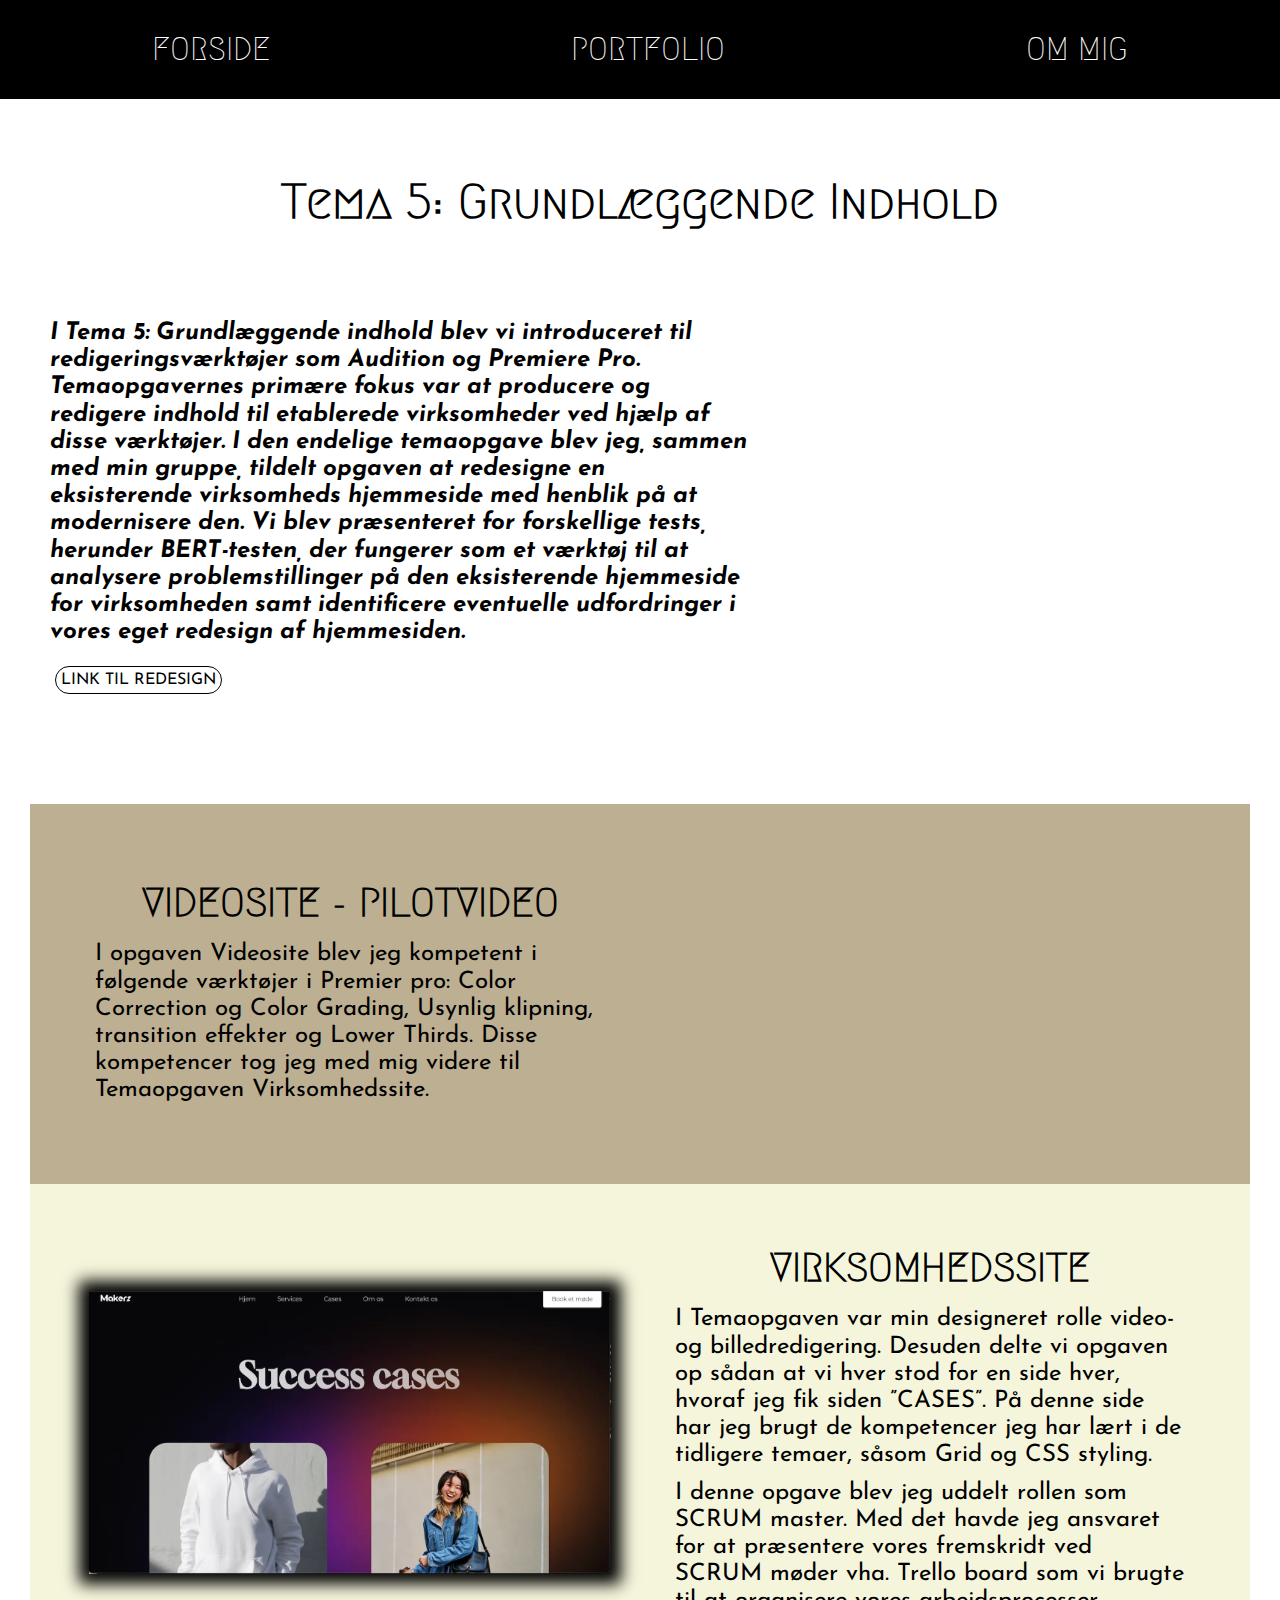
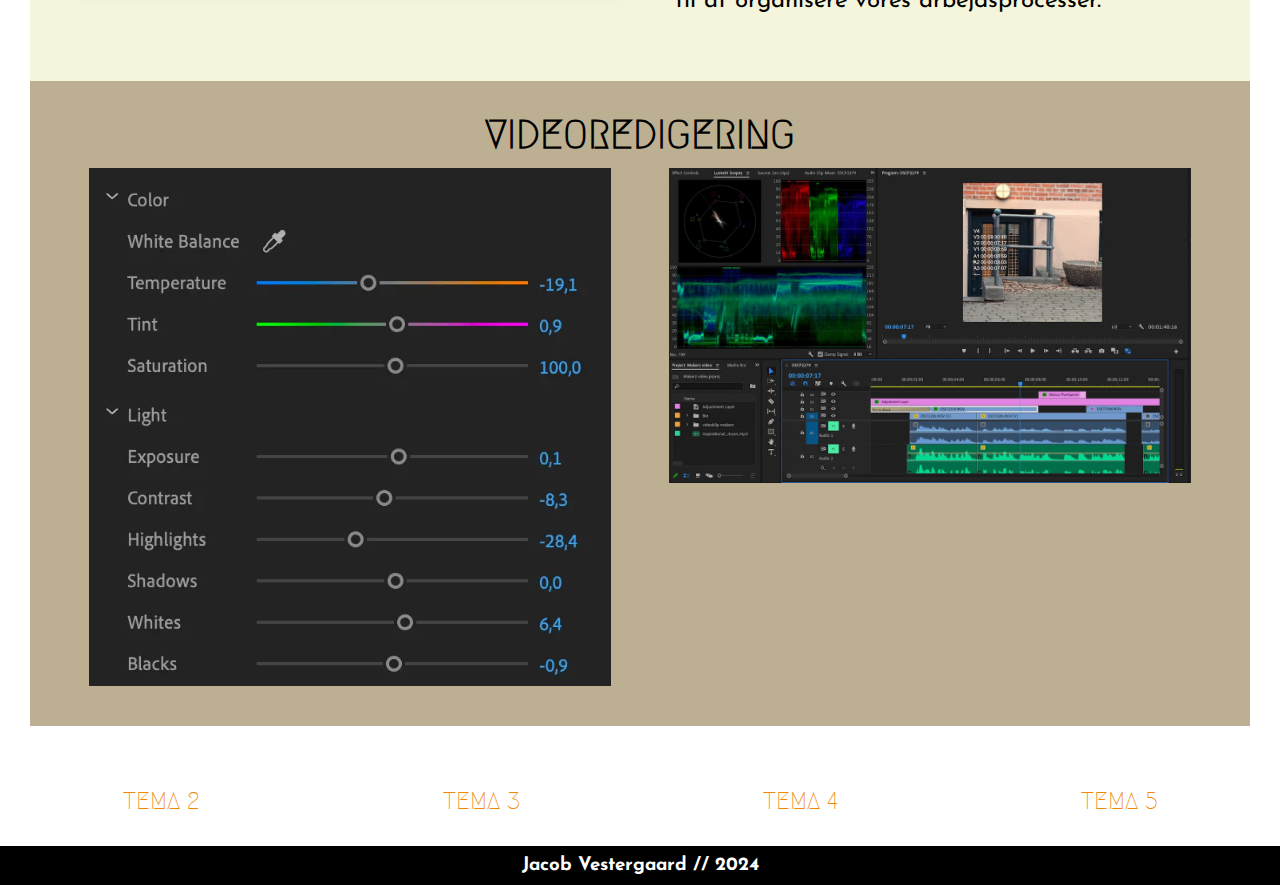
<file: tema_5.html>
<!DOCTYPE html>
<html lang="da">

<head>
    <meta charset="UTF-8">
    <meta name="viewport" content="width=device-width, initial-scale=1.0">
    <title>Portfolio</title>
    <meta name="robots" content="noindex">
    <link rel="stylesheet" href="css/generel.css">
    <link rel="stylesheet" href="css/style.css">
    <!-- megrim font -->
    <link rel="preconnect" href="https://fonts.googleapis.com">
    <link rel="preconnect" href="https://fonts.gstatic.com" crossorigin>
    <link href="https://fonts.googleapis.com/css2?family=Megrim&display=swap" rel="stylesheet">
    <!-- Josefin sans font -->
    <link rel="preconnect" href="https://fonts.googleapis.com">
    <link rel="preconnect" href="https://fonts.gstatic.com" crossorigin>
    <link href="https://fonts.googleapis.com/css2?family=Josefin+Sans:wght@100&display=swap" rel="stylesheet">
    <link rel="apple-touch-icon" sizes="180x180" href="favicon_io(3)/apple-touch-icon.png">
    <link rel="icon" type="image/png" sizes="32x32" href="favicon_io(3)/favicon-32x32.png">
    <link rel="icon" type="image/png" sizes="16x16" href="favicon_io(3)/favicon-16x16.png">
    <link rel="manifest" href="/site.webmanifest">
</head>

<body>

    <header>
        <nav>
            <ul>
                <li><a href="index.html">forside</a></li>
                <li class="dropdown">
                    <a href="portfolio.html">Portfolio</a>
                    <ul class="dropdown_indhold">
                        <li><a href="tema_2.html">Grundlæggende Web</a></li>
                        <li><a href="tema_3.html">Grundlæggende UX/UI</a></li>
                        <li><a href="tema_4.html">Animation</a></li>
                        <li><a href="tema_5.html">Grundlæggende Indhold</a></li>
                    </ul>
                </li>
                <li><a href="om_mig.html">om mig</a></li>
            </ul>
        </nav>
    </header>
    <main>
        <h1>Tema 5: Grundlæggende Indhold</h1>
        <div class="beskrivelse">
            <h5>I Tema 5: Grundlæggende indhold blev vi introduceret til redigeringsværktøjer som Audition og Premiere
                Pro. Temaopgavernes primære fokus var at producere og redigere indhold til etablerede virksomheder ved
                hjælp af disse værktøjer. I den endelige temaopgave blev jeg, sammen med min gruppe, tildelt opgaven at
                redesigne en eksisterende virksomheds hjemmeside med henblik på at modernisere den. Vi blev præsenteret
                for forskellige tests, herunder BERT-testen, der fungerer som et værktøj til at analysere
                problemstillinger på den eksisterende hjemmeside for virksomheden samt identificere eventuelle
                udfordringer i vores eget redesign af hjemmesiden.</h5>
            <a class="button" href="https://jacobbv.dk/kea/05_indhold/projekt-makerz/index.html">Link
                til
                Redesign</a>
        </div>
        <div class="grid_undersite">
            <div class="emne_undersite_1">
                <div class="tekst_undersite">
                    <h2>Videosite - Pilotvideo</h2>
                    <p>I opgaven Videosite blev jeg kompetent i følgende værktøjer i Premier pro: Color Correction og
                        Color Grading, Usynlig klipning, transition effekter og Lower Thirds. Disse kompetencer tog jeg
                        med mig videre til Temaopgaven Virksomhedssite.</p>

                </div>
                <div class="img_column"><iframe width="560" height="315"
                        src="https://www.youtube.com/embed/kF7pzdl1Rs0?si=mPZPK5TaYafBxXLi" title="YouTube video player"
                        frameborder="0"
                        allow="accelerometer; autoplay; clipboard-write; encrypted-media; gyroscope; picture-in-picture; web-share"
                        allowfullscreen></iframe>
                </div>

            </div>
            <div class="emne_undersite_2">
                <div class="img_column"> <img src="img/makerz_screenshot.webp" alt="makerz cases side">
                </div>

                <div class="tekst_undersite">
                    <h2>Virksomhedssite</h2>

                    <p>I Temaopgaven var min designeret rolle video- og billedredigering. Desuden delte vi opgaven op
                        sådan at vi hver stod for en side hver, hvoraf jeg fik siden ”CASES”. På denne side har jeg
                        brugt de kompetencer jeg har lært i de tidligere temaer, såsom Grid og CSS styling. </p>

                    <p>I denne opgave blev jeg uddelt rollen som SCRUM master. Med det havde jeg ansvaret for at
                        præsentere vores fremskridt ved SCRUM møder vha. Trello board som vi brugte til at organisere
                        vores arbejdsprocesser. </p>

                </div>

            </div>
            <div class="emne_undersite_3">
                <h2>Videoredigering</h2>
                <div class="img_column_2"> <img src="img/color_correction.webp" alt="Color correction">

                    <img src="img/lumetric_scopes.jpg" alt="Screenshoot af videoredering">
                </div>
            </div>
        </div>
        <nav>
            <ul>
                <li class="li_bund"><a href="tema_2.html">Tema 2</a></li>
                <li class="li_bund"><a href="tema_3.html">Tema 3</a></li>
                <li class="li_bund"><a href="tema_4.html">Tema 4</a></li>
                <li class="li_bund"><a href="tema_5.html">Tema 5</a></li>
            </ul>
        </nav>

    </main>
    <footer>
        <h3>
            Jacob Vestergaard // 2024
        </h3>
    </footer>

</body>

</html>
</file>
<file: css/generel.css>
* {
  margin: 0;
  padding: 0;
  box-sizing: border-box;
}

img {
  width: 100%;
  height: auto;
  display: block;
}

header {
  background-color: black;
}

header a {
  color: black;
  text-decoration: none;
}
ul {
  display: flex;
  margin: auto;
  padding: 10px;
}
li {
  margin: auto;
}

li a {
  display: block;
  margin: auto;
  font-size: 1.5rem;
  text-transform: uppercase;
}

.li_bund {
  list-style-type: none;
}

.dropdown_indhold {
  display: none;
  position: absolute;
  background-color: black;
  z-index: 1;
  right: 490px;
  list-style-type: none;
}

.dropdown_indhold a {
  color: white;
  padding: 20px 20px;
  text-decoration: none;
  display: block;
}

/* body forside {
} */
.background_img {
  background-image: url(../img/baggrund_forside.webp);
  background-size: 300%;
  background-repeat: no-repeat;
}

.vertical_text {
  white-space: nowrap;
  height: 100vh;
  display: flex;
  margin: 1px auto;
  justify-content: center;
}

footer {
  text-align: center;
}

/* Portfolio side */

.grid_portfolio {
  text-align: center;
}

.temaer {
  margin: 40px auto;
  max-width: 375px;
  padding-bottom: 10%;
}
.temaer img {
  max-width: 375px;
  max-height: 205px;
}
.temaer h4 {
  margin-top: 50px;
}

.grid_portfolio a {
  display: block;
  text-decoration: none;
}

/* portfolio undersider */

.beskrivelse {
  margin: 40px 0;
  padding: 50px;
  max-width: 800px;
}

.grid_undersite {
  margin: 20px;
}

.tekst_undersite {
  padding: 30px;
}
.tekst_undersite h2 {
  text-align: center;
  padding-bottom: 10px;
}
.tekst_undersite p {
  line-height: 1.2rem;
}
.grid_undersite img {
  max-width: 300px;
  margin: 10px auto;
}

.flex_knapper {
  display: flex;
}

.img_column {
  display: flex;
  flex-direction: column;
  margin: auto;
  object-fit: cover;
  padding: 10px 0;
}
.img_column img {
  max-width: 80%;
}
iframe {
  max-width: 100%;
}

.emne_undersite_3 {
  padding: 30px;
}

/* om mig */

.cv_container {
  display: grid;
  padding: 50px 20px;
  margin: 10px;
}

.img_cv {
  border: 1px solid black;
  max-width: 75%;
  margin: auto;
}

.billede_navn {
  display: inline-block;
  text-align: center;
}
.fakta_flex {
  display: flex;
  justify-content: space-between;
}

.om_mig_tekst {
  display: block;
  padding: 10px 0;
}

/* DESKTOP */

@media (min-width: 800px) {
  /* forside og generelt */
  .background_img {
    background-size: 110%;
  }

  ul {
    padding: 1px;
  }
  .dropdown:hover .dropdown_indhold {
    display: block;
  }

  .grid_forside {
    display: grid;
    grid-template-columns: 1fr 1fr;
  }

  nav {
    padding: 10px 0;
  }

  li a {
    display: block;
    text-decoration: none;
    text-align: center;
    padding: 20px;
  }
  .vertical_menu {
    background-color: transparent;
    margin: 150px auto;
    max-width: 10%;
    line-height: 5rem;
    border: none;
  }

  .vertical_text {
    text-orientation: upright;
    white-space: nowrap;
    line-height: 1;
    height: 80vh;
    display: flex;
    margin: 1px auto;
    justify-content: center;
  }

  /* portfolio */
  .grid_portfolio {
    display: grid;
    grid-template-columns: 1fr 1fr;
    max-width: 850px;
    margin: 20px auto;
  }

  /* portfolio undersider */

  .grid_undersite {
    margin: 30px;
  }
  .grid_undersite .emne_undersite_1,
  .grid_undersite .emne_undersite_2 {
    display: grid;
    grid-template-columns: 1fr 1fr;
    padding: 30px;
  }
  .grid_undersite .emne_undersite_3 {
    padding: 30px;
  }

  .emne_undersite_3 h2 {
    text-align: center;
  }

  .img_column_2 {
    display: grid;
    grid-template-columns: 1fr 1fr;
  }
  .img_column_2 img {
    max-width: 90%;
  }

  .tekst_undersite {
    max-width: 600px;
    align-self: center;
  }

  .img_column img {
    max-width: 90%;
  }
  iframe {
    height: 300px;
  }

  .img_flex {
    display: flex;
  }

  /* Om mig */
  .grid_cv {
    display: grid;
    grid-template-columns: 1fr 1fr 1fr 1fr;
  }

  .cv_container {
    display: grid;
    grid-column: 2/4;
    padding: 10px 0;
    margin: 20px;
  }

  .img_cv {
    width: 60%;
    border: 1px solid black;
  }

  .billede_navn {
    display: grid;
    grid-template-columns: 1fr 1fr;
    align-items: center;
    justify-items: center;
  }

  .om_mig_tekst {
    padding: 20px;
  }
  .fakta_flex {
    display: flex;
    padding: 20px;
    justify-self: center;
    margin: auto;
  }

  .cv_broedtekst {
    display: grid;
    grid-template-columns: 1fr 1fr;
    text-align: center;
    line-height: 1.5rem;
  }

  .beskrivende_tekst {
    padding-left: 50px;
  }
}
</file>
<file: css/style.css>
h1,
nav a,
h2 {
  font-family: "Megrim";
}

h3,
h4,
h5,
p,
a {
  font-family: "Josefin Sans", sans-serif;
  color: black;
}

footer {
  background-color: black;
}

h1 {
  text-align: center;
  font-size: 3rem;
  padding-top: 75px;
}
h2 {
  font-size: 2.5rem;
  text-transform: uppercase;
}

h3 {
  color: white;
  padding: 10px;
}

h4 {
  font-size: 2rem;
}
h5 {
  font-size: 1.5rem;
  font-style: italic;
}

.button {
  text-decoration: none;
  background-color: white;
  padding: 5px;
  border-radius: 20px;
  display: block;
  font-size: 1rem;
  text-transform: uppercase;
  margin: 20px 5px;
  border: 1px solid black;
  max-width: fit-content;
}

.beskrivelse h5 {
  font-size: 1.5rem;
  font-style: italic;
  line-height: 1.7rem;
}

h4:hover {
  color: #ee8806;
}

header a {
  font-size: 1.5rem;
}

li a {
  text-decoration: none;
  color: white;
  font-size: 2rem;
}

li a:hover {
  color: #ee8806;
  scale: 105%;
}

.li_bund a {
  text-decoration: none;
  list-style-type: none;
  color: #ee8806;
  font-size: 1.5rem;
}

.li_bund a:hover {
  border-right: 2px solid #ee8806;
  border-left: 2px solid #ee8806;
}

.vertical_text {
  writing-mode: vertical-rl;
  text-orientation: upright;
  line-height: 1;
}

.temaer {
  background-color: #bdaf91;
  box-shadow: 0 0 20px 5px black;
}

.temaer:hover {
  scale: 105%;
}

.emne_undersite_1 {
  background-color: #bdaf91;
}

.emne_undersite_2 {
  background-color: beige;
}

.emne_undersite_3 {
  background-color: #bdaf91;
}
.emne_undersite_3 {
  text-align: center;
}

.tekst_undersite p {
  font-size: 1.5rem;
  padding: 5px;
  line-height: 1.7rem;
}

.img_column img {
  box-shadow: 0 0 15px 10px black;
}
.img_flex img {
  box-shadow: 0 0 15px 10px black;
}

.grid_cv h1 {
  font-size: 7rem;
}

.cv_container {
  background-color: #bdaf91;
  border: 1px solid black;
}

.cv_broedtekst h5 {
  border-bottom: 2px solid black;
  padding: 10px;
}

.beskrivende_tekst {
  margin: 40px;
  max-width: 80%;
}
.beskrivende_tekst h5 {
  padding: 10px 0;
}
</file>
